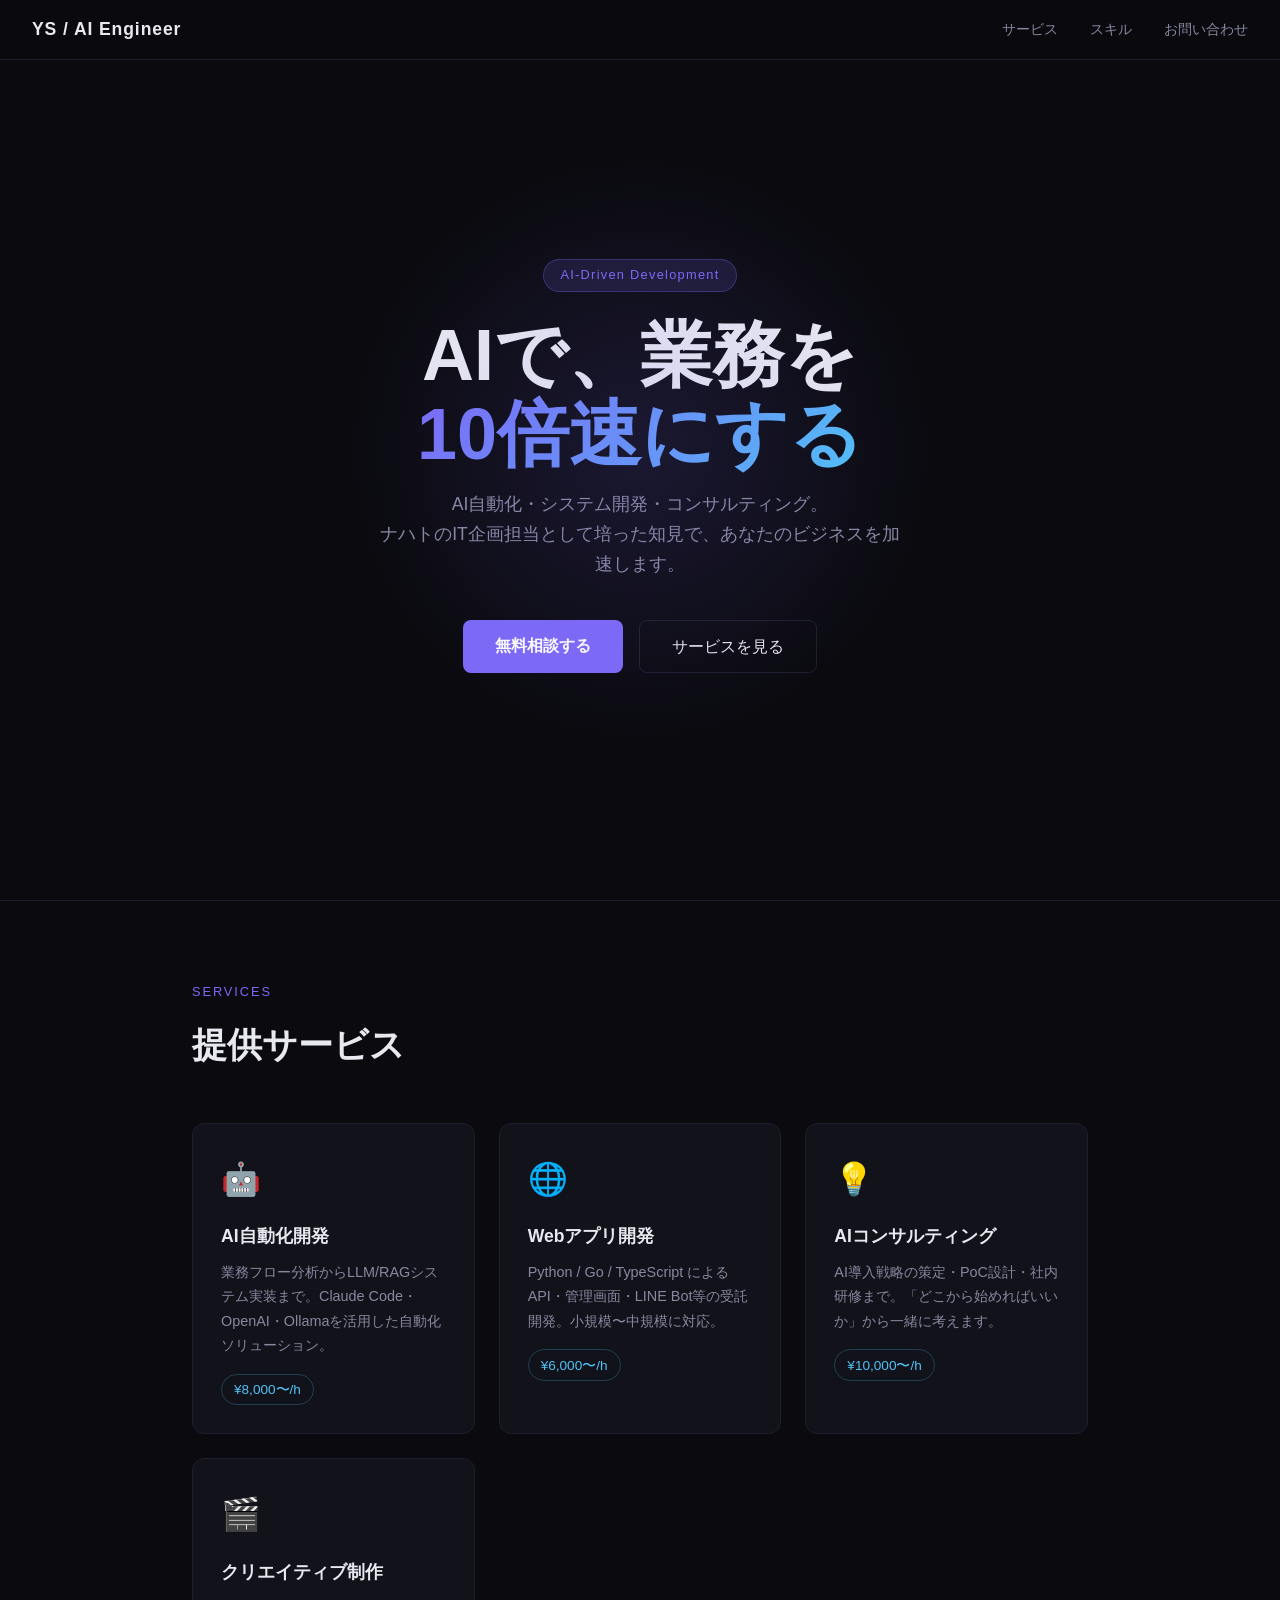
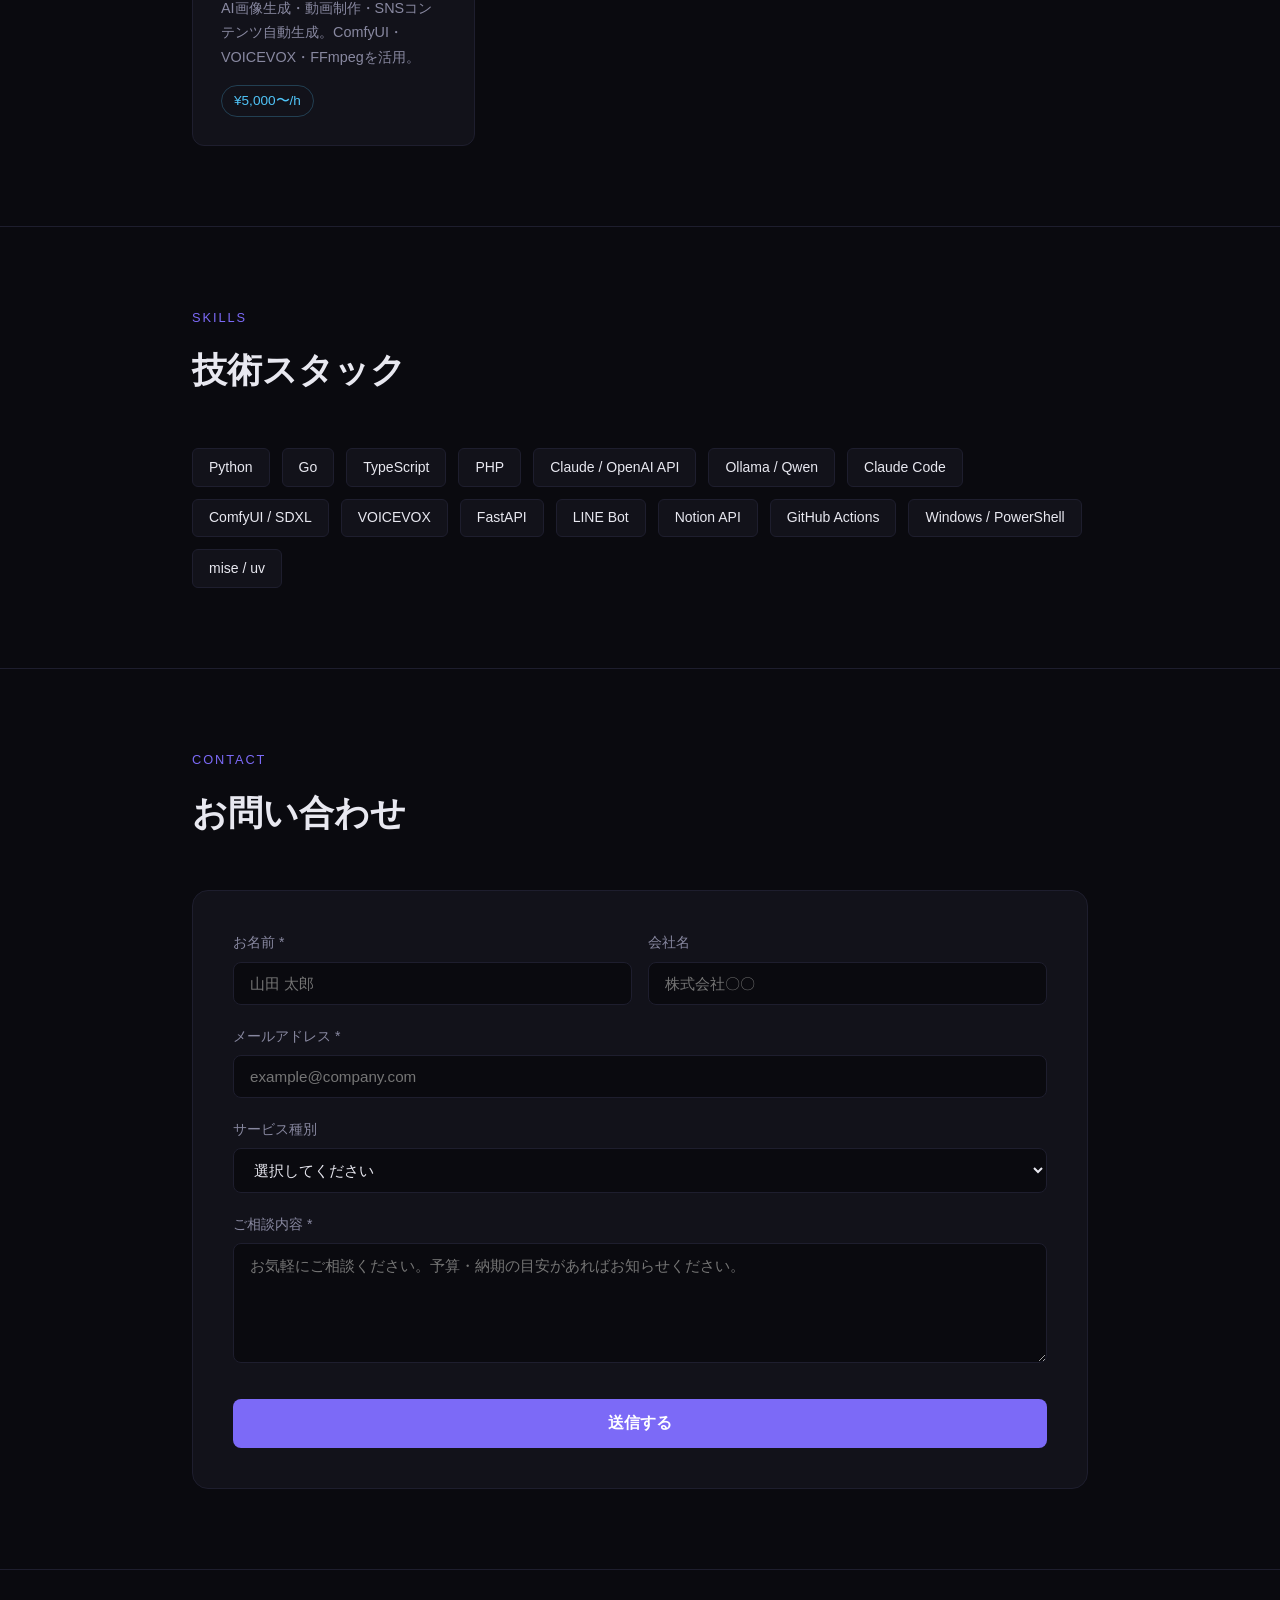
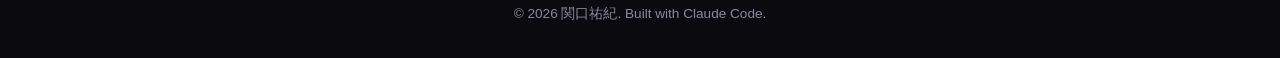
<file: index.html>
<!DOCTYPE html>
<html lang="ja">
<head>
<meta charset="UTF-8">
<meta name="viewport" content="width=device-width, initial-scale=1.0">
<title>関口祐紀 — AI活用・システム開発</title>
<style>
  :root {
    --bg: #0a0a0f;
    --surface: #12121a;
    --border: #1e1e2e;
    --accent: #7c6af7;
    --accent2: #4fc3f7;
    --text: #e8e8f0;
    --muted: #8888a0;
  }
  * { margin: 0; padding: 0; box-sizing: border-box; }
  body { background: var(--bg); color: var(--text); font-family: 'Hiragino Sans', 'Meiryo', sans-serif; line-height: 1.7; }
  a { color: var(--accent); text-decoration: none; }

  nav { position: fixed; top: 0; width: 100%; background: rgba(10,10,15,0.85); backdrop-filter: blur(12px); border-bottom: 1px solid var(--border); z-index: 100; padding: 0 2rem; display: flex; align-items: center; justify-content: space-between; height: 60px; }
  .nav-logo { font-weight: 700; font-size: 1.1rem; letter-spacing: .05em; }
  .nav-links { display: flex; gap: 2rem; font-size: .9rem; }
  .nav-links a { color: var(--muted); transition: color .2s; }
  .nav-links a:hover { color: var(--text); }

  .hero { min-height: 100vh; display: flex; flex-direction: column; justify-content: center; align-items: center; text-align: center; padding: 6rem 2rem 4rem; position: relative; overflow: hidden; }
  .hero::before { content: ''; position: absolute; width: 600px; height: 600px; background: radial-gradient(circle, rgba(124,106,247,.15) 0%, transparent 70%); top: 50%; left: 50%; transform: translate(-50%,-50%); pointer-events: none; }
  .badge { display: inline-block; background: rgba(124,106,247,.15); border: 1px solid rgba(124,106,247,.3); color: var(--accent); padding: .3rem 1rem; border-radius: 999px; font-size: .8rem; margin-bottom: 1.5rem; letter-spacing: .1em; }
  .hero h1 { font-size: clamp(2.5rem, 6vw, 4.5rem); font-weight: 800; line-height: 1.1; margin-bottom: 1rem; }
  .hero h1 span { background: linear-gradient(135deg, var(--accent), var(--accent2)); -webkit-background-clip: text; -webkit-text-fill-color: transparent; }
  .hero p { font-size: 1.1rem; color: var(--muted); max-width: 520px; margin: 0 auto 2.5rem; }
  .btn-group { display: flex; gap: 1rem; justify-content: center; flex-wrap: wrap; }
  .btn-primary { background: var(--accent); color: #fff; padding: .75rem 2rem; border-radius: 8px; font-weight: 600; transition: opacity .2s; }
  .btn-primary:hover { opacity: .85; }
  .btn-outline { border: 1px solid var(--border); color: var(--text); padding: .75rem 2rem; border-radius: 8px; transition: border-color .2s; }
  .btn-outline:hover { border-color: var(--accent); }

  section { padding: 5rem 2rem; max-width: 960px; margin: 0 auto; }
  .section-label { color: var(--accent); font-size: .8rem; letter-spacing: .15em; text-transform: uppercase; margin-bottom: .75rem; }
  .section-title { font-size: clamp(1.6rem, 3vw, 2.2rem); font-weight: 700; margin-bottom: 3rem; }
  hr.divider { border: none; border-top: 1px solid var(--border); }

  .cards { display: grid; grid-template-columns: repeat(auto-fit, minmax(260px, 1fr)); gap: 1.5rem; }
  .card { background: var(--surface); border: 1px solid var(--border); border-radius: 12px; padding: 1.75rem; transition: border-color .2s, transform .2s; }
  .card:hover { border-color: var(--accent); transform: translateY(-4px); }
  .card-icon { font-size: 2rem; margin-bottom: 1rem; }
  .card h3 { font-size: 1.1rem; margin-bottom: .5rem; }
  .card p { font-size: .9rem; color: var(--muted); }
  .card .price { display: inline-block; margin-top: 1rem; font-size: .85rem; color: var(--accent2); border: 1px solid rgba(79,195,247,.25); padding: .2rem .75rem; border-radius: 999px; }

  .skill-list { display: flex; flex-wrap: wrap; gap: .75rem; }
  .skill { background: var(--surface); border: 1px solid var(--border); padding: .4rem 1rem; border-radius: 6px; font-size: .875rem; }

  .contact-wrap { background: var(--surface); border: 1px solid var(--border); border-radius: 16px; padding: 2.5rem; }
  .form-group { margin-bottom: 1.25rem; }
  label { display: block; font-size: .875rem; color: var(--muted); margin-bottom: .4rem; }
  input, textarea, select { width: 100%; background: var(--bg); border: 1px solid var(--border); color: var(--text); padding: .75rem 1rem; border-radius: 8px; font-size: .95rem; font-family: inherit; transition: border-color .2s; outline: none; }
  input:focus, textarea:focus, select:focus { border-color: var(--accent); }
  textarea { min-height: 120px; resize: vertical; }
  .form-row { display: grid; grid-template-columns: 1fr 1fr; gap: 1rem; }
  .btn-submit { width: 100%; background: var(--accent); color: #fff; padding: .875rem; border: none; border-radius: 8px; font-size: 1rem; font-weight: 600; cursor: pointer; transition: opacity .2s; margin-top: .5rem; }
  .btn-submit:hover { opacity: .85; }

  footer { border-top: 1px solid var(--border); text-align: center; padding: 2rem; color: var(--muted); font-size: .85rem; }

  @media (max-width: 600px) { .form-row { grid-template-columns: 1fr; } .nav-links { display: none; } }
</style>
</head>
<body>

<nav>
  <div class="nav-logo">YS / AI Engineer</div>
  <div class="nav-links">
    <a href="#services">サービス</a>
    <a href="#skills">スキル</a>
    <a href="#contact">お問い合わせ</a>
  </div>
</nav>

<div class="hero">
  <div class="badge">AI-Driven Development</div>
  <h1>AIで、業務を<br><span>10倍速にする</span></h1>
  <p>AI自動化・システム開発・コンサルティング。<br>ナハトのIT企画担当として培った知見で、あなたのビジネスを加速します。</p>
  <div class="btn-group">
    <a href="#contact" class="btn-primary">無料相談する</a>
    <a href="#services" class="btn-outline">サービスを見る</a>
  </div>
</div>

<hr class="divider">

<section id="services">
  <div class="section-label">Services</div>
  <div class="section-title">提供サービス</div>
  <div class="cards">
    <div class="card">
      <div class="card-icon">🤖</div>
      <h3>AI自動化開発</h3>
      <p>業務フロー分析からLLM/RAGシステム実装まで。Claude Code・OpenAI・Ollamaを活用した自動化ソリューション。</p>
      <span class="price">¥8,000〜/h</span>
    </div>
    <div class="card">
      <div class="card-icon">🌐</div>
      <h3>Webアプリ開発</h3>
      <p>Python / Go / TypeScript によるAPI・管理画面・LINE Bot等の受託開発。小規模〜中規模に対応。</p>
      <span class="price">¥6,000〜/h</span>
    </div>
    <div class="card">
      <div class="card-icon">💡</div>
      <h3>AIコンサルティング</h3>
      <p>AI導入戦略の策定・PoC設計・社内研修まで。「どこから始めればいいか」から一緒に考えます。</p>
      <span class="price">¥10,000〜/h</span>
    </div>
    <div class="card">
      <div class="card-icon">🎬</div>
      <h3>クリエイティブ制作</h3>
      <p>AI画像生成・動画制作・SNSコンテンツ自動生成。ComfyUI・VOICEVOX・FFmpegを活用。</p>
      <span class="price">¥5,000〜/h</span>
    </div>
  </div>
</section>

<hr class="divider">

<section id="skills">
  <div class="section-label">Skills</div>
  <div class="section-title">技術スタック</div>
  <div class="skill-list">
    <span class="skill">Python</span>
    <span class="skill">Go</span>
    <span class="skill">TypeScript</span>
    <span class="skill">PHP</span>
    <span class="skill">Claude / OpenAI API</span>
    <span class="skill">Ollama / Qwen</span>
    <span class="skill">Claude Code</span>
    <span class="skill">ComfyUI / SDXL</span>
    <span class="skill">VOICEVOX</span>
    <span class="skill">FastAPI</span>
    <span class="skill">LINE Bot</span>
    <span class="skill">Notion API</span>
    <span class="skill">GitHub Actions</span>
    <span class="skill">Windows / PowerShell</span>
    <span class="skill">mise / uv</span>
  </div>
</section>

<hr class="divider">

<section id="contact">
  <div class="section-label">Contact</div>
  <div class="section-title">お問い合わせ</div>
  <div class="contact-wrap">
    <form action="https://formspree.io/f/mbdpnddb" method="POST">
      <div class="form-row">
        <div class="form-group">
          <label>お名前 *</label>
          <input type="text" name="name" required placeholder="山田 太郎">
        </div>
        <div class="form-group">
          <label>会社名</label>
          <input type="text" name="company" placeholder="株式会社〇〇">
        </div>
      </div>
      <div class="form-group">
        <label>メールアドレス *</label>
        <input type="email" name="email" required placeholder="example@company.com">
      </div>
      <div class="form-group">
        <label>サービス種別</label>
        <select name="service">
          <option value="">選択してください</option>
          <option>AI自動化開発</option>
          <option>Webアプリ開発</option>
          <option>AIコンサルティング</option>
          <option>クリエイティブ制作</option>
          <option>その他</option>
        </select>
      </div>
      <div class="form-group">
        <label>ご相談内容 *</label>
        <textarea name="message" required placeholder="お気軽にご相談ください。予算・納期の目安があればお知らせください。"></textarea>
      </div>
      <button type="submit" class="btn-submit">送信する</button>
    </form>
  </div>
</section>

<footer>
  <p>© 2026 関口祐紀. Built with Claude Code.</p>
</footer>

</body>
</html>
</file>
